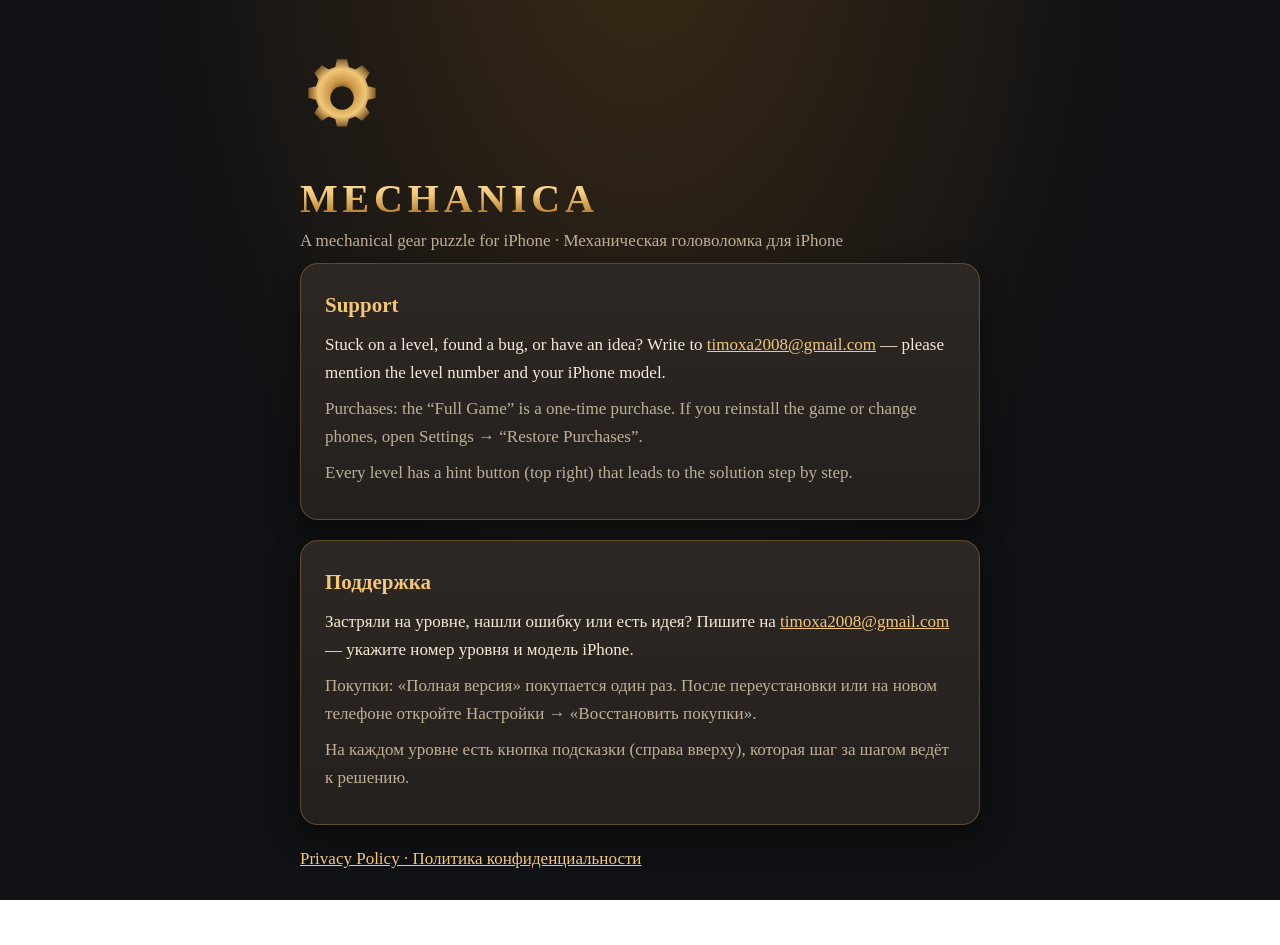
<file: index.html>
<!doctype html>
<html lang="en">
<head>
<meta charset="utf-8">
<meta name="viewport" content="width=device-width, initial-scale=1">
<title>Mechanica — Support</title>
<link rel="stylesheet" href="style.css">
</head>
<body>
<main>
  <svg class="gear" viewBox="-50 -50 100 100" aria-hidden="true"><defs><radialGradient id="g"><stop offset="0" stop-color="#4E3714"/><stop offset=".35" stop-color="#C99545"/><stop offset=".7" stop-color="#F2C778"/><stop offset="1" stop-color="#7E5A26"/></radialGradient></defs><path fill="url(#g)" fill-rule="evenodd" d="M-6-46h12l2 9 8 3 8-5 9 9-5 8 3 8 9 2v12l-9 2-3 8 5 8-9 9-8-5-8 3-2 9h-12l-2-9-8-3-8 5-9-9 5-8-3-8-9-2v-12l9-2 3-8-5-8 9-9 8 5 8-3zM0-14a14 14 0 1 0 0.1 0z"/></svg>
  <h1>Mechanica</h1>
  <p class="muted">A mechanical gear puzzle for iPhone · Механическая головоломка для iPhone</p>

  <section lang="en">
    <h2>Support</h2>
    <p>Stuck on a level, found a bug, or have an idea? Write to <a href="mailto:timoxa2008@gmail.com">timoxa2008@gmail.com</a> — please mention the level number and your iPhone model.</p>
    <p class="muted">Purchases: the “Full Game” is a one-time purchase. If you reinstall the game or change phones, open Settings → “Restore Purchases”.</p>
    <p class="muted">Every level has a hint button (top right) that leads to the solution step by step.</p>
  </section>

  <section lang="ru">
    <h2>Поддержка</h2>
    <p>Застряли на уровне, нашли ошибку или есть идея? Пишите на <a href="mailto:timoxa2008@gmail.com">timoxa2008@gmail.com</a> — укажите номер уровня и модель iPhone.</p>
    <p class="muted">Покупки: «Полная версия» покупается один раз. После переустановки или на новом телефоне откройте Настройки → «Восстановить покупки».</p>
    <p class="muted">На каждом уровне есть кнопка подсказки (справа вверху), которая шаг за шагом ведёт к решению.</p>
  </section>

  <p><a href="privacy/">Privacy Policy · Политика конфиденциальности</a></p>
</main>
</body>
</html>
</file>
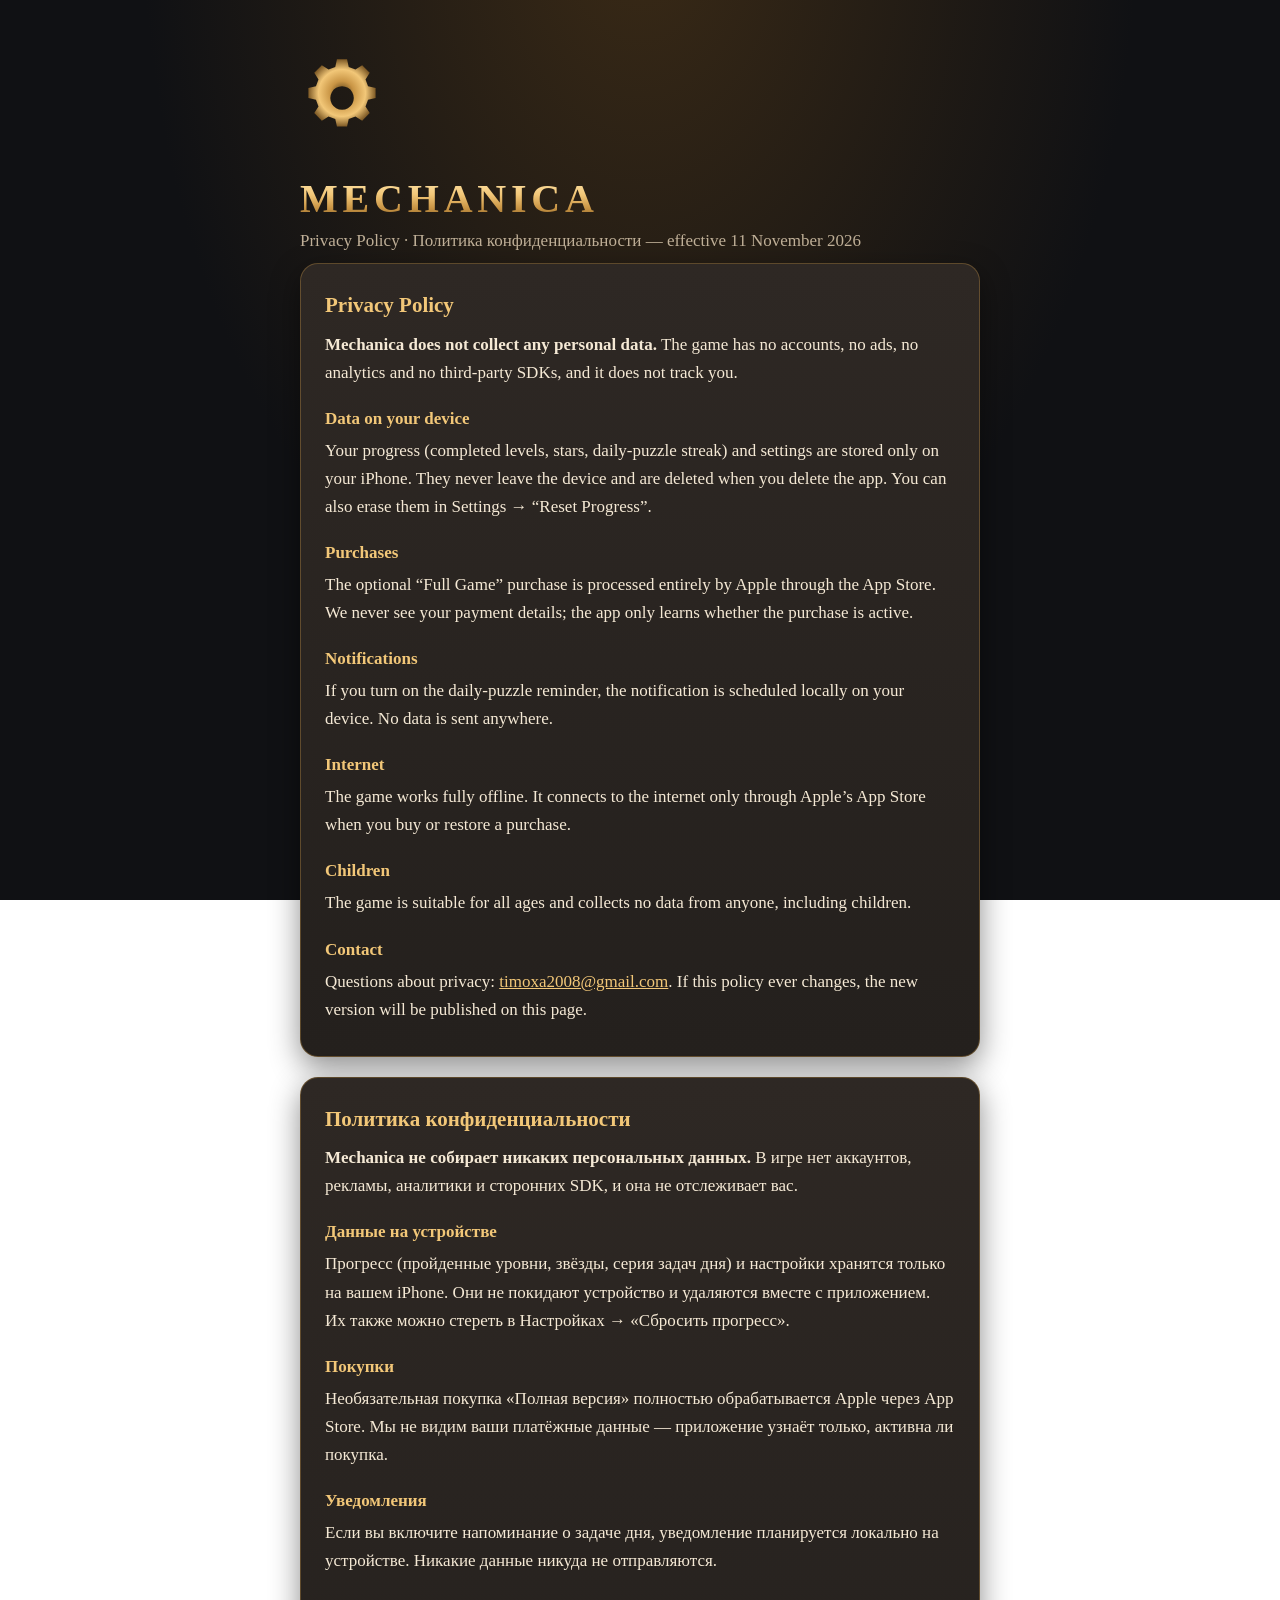
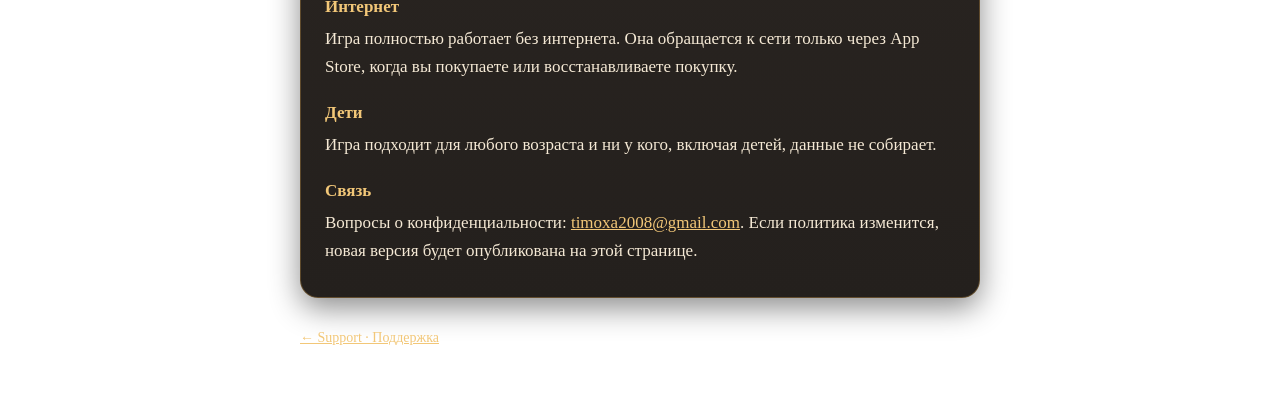
<file: privacy/index.html>
<!doctype html>
<html lang="en">
<head>
<meta charset="utf-8">
<meta name="viewport" content="width=device-width, initial-scale=1">
<title>Mechanica — Privacy Policy</title>
<link rel="stylesheet" href="../style.css">
</head>
<body>
<main>
  <svg class="gear" viewBox="-50 -50 100 100" aria-hidden="true"><defs><radialGradient id="g"><stop offset="0" stop-color="#4E3714"/><stop offset=".35" stop-color="#C99545"/><stop offset=".7" stop-color="#F2C778"/><stop offset="1" stop-color="#7E5A26"/></radialGradient></defs><path fill="url(#g)" fill-rule="evenodd" d="M-6-46h12l2 9 8 3 8-5 9 9-5 8 3 8 9 2v12l-9 2-3 8 5 8-9 9-8-5-8 3-2 9h-12l-2-9-8-3-8 5-9-9 5-8-3-8-9-2v-12l9-2 3-8-5-8 9-9 8 5 8-3zM0-14a14 14 0 1 0 0.1 0z"/></svg>
  <h1>Mechanica</h1>
  <p class="muted">Privacy Policy · Политика конфиденциальности — effective 11 November 2026</p>

  <section lang="en">
    <h2>Privacy Policy</h2>
    <p><strong>Mechanica does not collect any personal data.</strong> The game has no accounts, no ads, no analytics and no third-party SDKs, and it does not track you.</p>
    <h3>Data on your device</h3>
    <p>Your progress (completed levels, stars, daily-puzzle streak) and settings are stored only on your iPhone. They never leave the device and are deleted when you delete the app. You can also erase them in Settings → “Reset Progress”.</p>
    <h3>Purchases</h3>
    <p>The optional “Full Game” purchase is processed entirely by Apple through the App Store. We never see your payment details; the app only learns whether the purchase is active.</p>
    <h3>Notifications</h3>
    <p>If you turn on the daily-puzzle reminder, the notification is scheduled locally on your device. No data is sent anywhere.</p>
    <h3>Internet</h3>
    <p>The game works fully offline. It connects to the internet only through Apple’s App Store when you buy or restore a purchase.</p>
    <h3>Children</h3>
    <p>The game is suitable for all ages and collects no data from anyone, including children.</p>
    <h3>Contact</h3>
    <p>Questions about privacy: <a href="mailto:timoxa2008@gmail.com">timoxa2008@gmail.com</a>. If this policy ever changes, the new version will be published on this page.</p>
  </section>

  <section lang="ru">
    <h2>Политика конфиденциальности</h2>
    <p><strong>Mechanica не собирает никаких персональных данных.</strong> В игре нет аккаунтов, рекламы, аналитики и сторонних SDK, и она не отслеживает вас.</p>
    <h3>Данные на устройстве</h3>
    <p>Прогресс (пройденные уровни, звёзды, серия задач дня) и настройки хранятся только на вашем iPhone. Они не покидают устройство и удаляются вместе с приложением. Их также можно стереть в Настройках → «Сбросить прогресс».</p>
    <h3>Покупки</h3>
    <p>Необязательная покупка «Полная версия» полностью обрабатывается Apple через App Store. Мы не видим ваши платёжные данные — приложение узнаёт только, активна ли покупка.</p>
    <h3>Уведомления</h3>
    <p>Если вы включите напоминание о задаче дня, уведомление планируется локально на устройстве. Никакие данные никуда не отправляются.</p>
    <h3>Интернет</h3>
    <p>Игра полностью работает без интернета. Она обращается к сети только через App Store, когда вы покупаете или восстанавливаете покупку.</p>
    <h3>Дети</h3>
    <p>Игра подходит для любого возраста и ни у кого, включая детей, данные не собирает.</p>
    <h3>Связь</h3>
    <p>Вопросы о конфиденциальности: <a href="mailto:timoxa2008@gmail.com">timoxa2008@gmail.com</a>. Если политика изменится, новая версия будет опубликована на этой странице.</p>
  </section>

  <footer><a href="../">← Support · Поддержка</a></footer>
</main>
</body>
</html>
</file>
<file: style.css>
:root { --bg: #101114; --card: #24201D; --text: #F5E9D5; --muted: #BFAF97; --brass: #C99545; --gold: #F2C778; }
* { box-sizing: border-box; }
body { margin: 0; background: radial-gradient(ellipse at 50% -10%, #3a2a16 0%, var(--bg) 55%) fixed; color: var(--text);
       font: 17px/1.65 Georgia, "Times New Roman", serif; }
main { max-width: 720px; margin: 0 auto; padding: 48px 20px 64px; }
.gear { width: 84px; height: 84px; margin: 8px 0 28px; }
h1 { font: 700 40px/1.1 Georgia, serif; letter-spacing: .12em; text-transform: uppercase; margin: 0 0 6px;
     background: linear-gradient(#FFE7B0, var(--gold) 40%, var(--brass) 70%, #8C6328); -webkit-background-clip: text; background-clip: text; color: transparent; }
h2 { font-size: 21px; margin: 0 0 8px; color: var(--gold); }
h3 { font-size: 17px; margin: 18px 0 4px; color: var(--gold); }
section { background: linear-gradient(#2E2824, var(--card)); border: 1px solid rgba(201,149,69,.35); border-radius: 18px;
          padding: 24px; margin-bottom: 20px; box-shadow: 0 10px 30px rgba(0,0,0,.45); }
p, li { margin: 0 0 8px; }
ul { padding-left: 22px; margin: 0 0 8px; }
.muted { color: var(--muted); }
a { color: var(--gold); }
footer { margin-top: 28px; font-size: 14px; }
</file>
